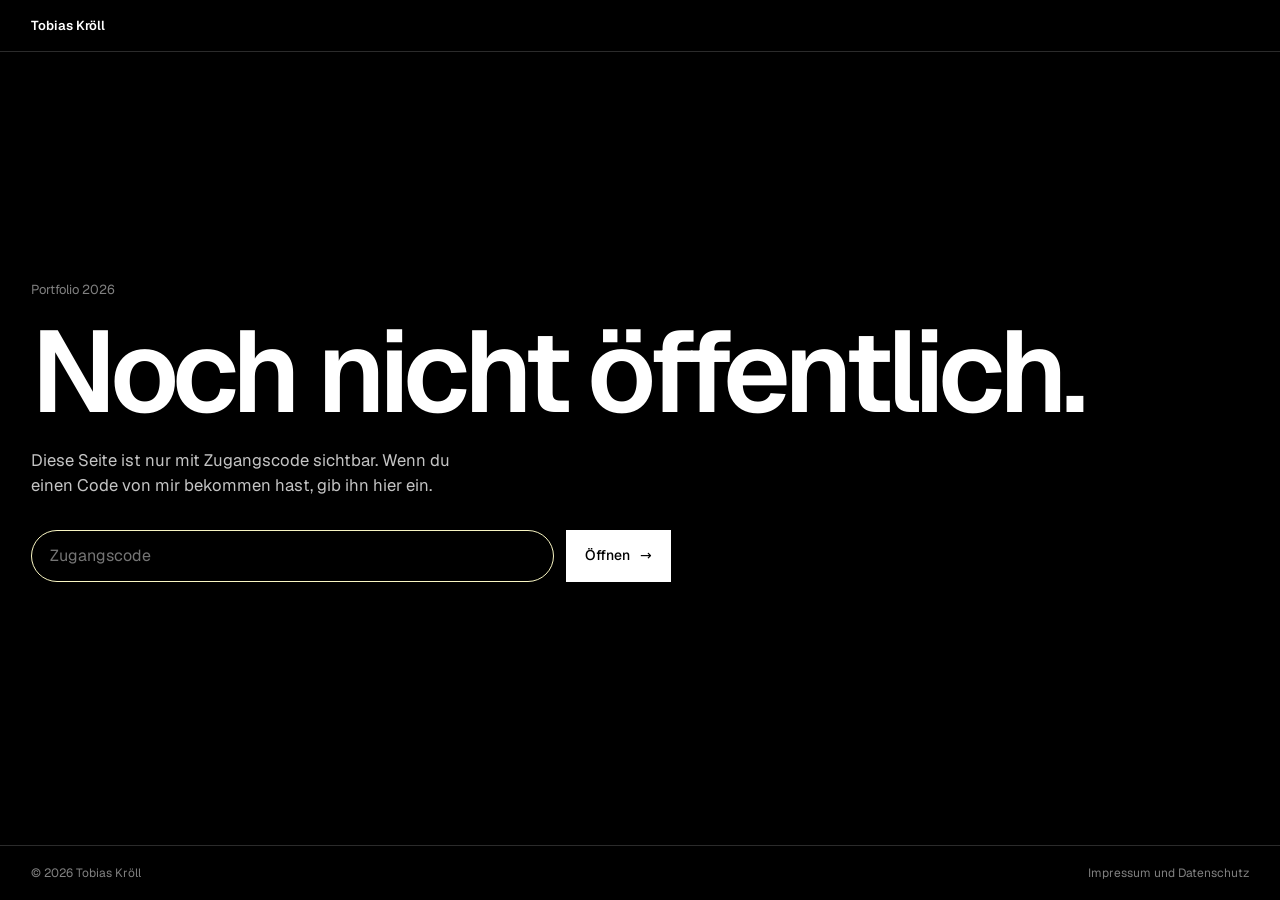
<file: index.html>
<!doctype html>
<html lang="de-AT">
<head>
  <meta charset="utf-8">
  <meta name="viewport" content="width=device-width, initial-scale=1, viewport-fit=cover">
  <title>Tobias Kröll · Portfolio</title>
  <meta name="robots" content="noindex, nofollow, noarchive">
  <meta name="theme-color" content="#000000">
  <script>document.documentElement.classList.add("js")</script>
  <link rel="preload" href="assets/fonts/geist-latin.woff2" as="font" type="font/woff2" crossorigin>
  <link rel="stylesheet" href="styles.css?v=37d7525c88">
  <link rel="icon" href="assets/img/favicon.svg" type="image/svg+xml">
  <link rel="icon" href="assets/img/favicon-48.png" sizes="48x48" type="image/png">
  <link rel="apple-touch-icon" href="assets/img/apple-touch-icon.png">
  <style>
    .gate { min-height: 100svh; display: grid; grid-template-rows: 1fr auto; }
    .gate__main { display: grid; align-content: center; justify-items: start; padding-top: calc(var(--nav-h) + 48px); padding-bottom: 48px; }
    .gate__title { margin-top: 20px; font-weight: 600; font-size: clamp(44px, 9vw, 120px); line-height: .9; letter-spacing: -0.05em; }
    .gate__text { margin-top: 24px; max-width: 42ch; color: var(--ash); font-size: clamp(15px, 1.3vw, 18px); }
    .gate__form { width: 100%; margin-top: 32px; display: flex; flex-wrap: wrap; gap: 12px; max-width: 640px; }
    .gate__input {
      flex: 1 1 280px; min-width: 0; min-height: 52px; padding: 0 18px;
      font: inherit; font-size: 16px; color: var(--chalk);
      background: transparent; border: 1px solid var(--steel); border-radius: 999px;
    }
    .gate__input:focus { outline: none; border-color: var(--accent); }
    .gate__form .btn { min-height: 52px; }
    .gate__form .btn[disabled] { opacity: .5; cursor: progress; }
    .gate__msg { margin-top: 14px; min-height: 1.5em; font-size: 14px; color: var(--ash); }
    .gate__msg.is-error { color: var(--accent); }
    .gate__msg:empty { visibility: hidden; }
    .gate.is-loading .gate__main { opacity: .4; }
  </style>
</head>
<body class="gate">

<header class="nav">
  <span class="nav__brand">Tobias Kröll</span>
</header>

<main class="gate__main wrap">
  <span class="label">Portfolio 2026</span>
  <h1 class="gate__title">Noch nicht öffentlich.</h1>
  <p class="gate__text">Diese Seite ist nur mit Zugangscode sichtbar. Wenn du einen Code von mir bekommen hast, gib ihn hier ein.</p>
  <form class="gate__form" autocomplete="off">
    <label class="sr-only" for="code">Zugangscode</label>
    <input class="gate__input" id="code" name="code" type="password" placeholder="Zugangscode" autocapitalize="off" autocorrect="off" spellcheck="false" required>
    <button class="btn btn--solid" type="submit">Öffnen <span aria-hidden="true">→</span></button>
  </form>
  <p class="gate__msg" role="status" aria-live="polite"></p>
</main>

<footer class="footer wrap">
  <span>© 2026 Tobias Kröll</span>
  <a href="impressum.html">Impressum und Datenschutz</a>
</footer>

<script>
(() => {
  // Everything except this page and the Impressum is encrypted with AES-256-GCM.
  // The key comes from the access code (PBKDF2-SHA256), so without the code the files stay unreadable.
  const SALT = "07868cef2ee097b836dc8751c2f95958";
  const ITER = 600000;
  const ENTRY = "p/e0d89a4943e49a40.bin";
  const MAIN_JS = "main.js?v=640afccbb4";
  const STORE = "portfolio-key";

  const gate = document.body;
  const form = document.querySelector(".gate__form");
  const input = form.querySelector("input");
  const button = form.querySelector("button");
  const msg = document.querySelector(".gate__msg");
  const bytes = (h) => new Uint8Array(h.match(/../g).map((b) => parseInt(b, 16)));
  let key = null;

  const deriveKey = async (code) => {
    const base = await crypto.subtle.importKey("raw", new TextEncoder().encode(code), "PBKDF2", false, ["deriveKey"]);
    return crypto.subtle.deriveKey(
      { name: "PBKDF2", salt: bytes(SALT), iterations: ITER, hash: "SHA-256" },
      base, { name: "AES-GCM", length: 256 }, true, ["decrypt"]);
  };

  // Each file: 12-byte IV, then ciphertext. Plaintext: 1 byte length, MIME type, file data.
  const fetchFile = async (path) => {
    const res = await fetch(path);
    if (!res.ok) throw new Error("network");
    const data = new Uint8Array(await res.arrayBuffer());
    const plain = new Uint8Array(await crypto.subtle.decrypt({ name: "AES-GCM", iv: data.subarray(0, 12) }, key, data.subarray(12)));
    const n = plain[0];
    return new Blob([plain.subarray(1 + n)], { type: new TextDecoder().decode(plain.subarray(1, 1 + n)) });
  };

  const urls = new Map();
  window.decryptMedia = (path) => {
    if (!urls.has(path)) urls.set(path, fetchFile(path).then((blob) => URL.createObjectURL(blob)));
    return urls.get(path);
  };

  const showSite = async () => {
    const html = await (await fetchFile(ENTRY)).text();
    const doc = new DOMParser().parseFromString(html, "text/html");

    // Images and posters are decrypted shortly before they scroll into view.
    // Sideways swipe rows are watched as a whole, so items still off to the side get loaded too.
    const reveal = (el) => window.decryptMedia(el.dataset.enc).then((url) => {
      if (el.tagName === "VIDEO") el.poster = url; else el.src = url;
    }).catch(() => {});
    const lazy = new IntersectionObserver((entries) => {
      for (const e of entries) {
        if (!e.isIntersecting) continue;
        lazy.unobserve(e.target);
        (e.target.dataset.enc ? [e.target] : e.target.querySelectorAll("[data-enc]")).forEach(reveal);
      }
    }, { rootMargin: "1200px 0px" });
    doc.querySelectorAll("img[src^='p/']").forEach((img) => { img.dataset.enc = img.getAttribute("src"); img.removeAttribute("src"); });
    doc.querySelectorAll("video[poster^='p/']").forEach((v) => { v.dataset.enc = v.getAttribute("poster"); v.removeAttribute("poster"); });

    document.title = doc.title;
    gate.className = doc.body.className;
    gate.innerHTML = doc.body.innerHTML;
    const watched = new Set();
    gate.querySelectorAll("[data-enc]").forEach((el) => watched.add(el.closest(".swipe") || el));
    watched.forEach((el) => lazy.observe(el));

    const script = document.createElement("script");
    script.src = MAIN_JS;
    document.body.append(script);
    if (location.hash) document.getElementById(location.hash.slice(1))?.scrollIntoView();
  };

  const unlock = async (code) => {
    key = await deriveKey(code);
    try {
      await showSite();
    } catch (err) {
      key = null;
      throw err;
    }
    try {
      const raw = await crypto.subtle.exportKey("raw", key);
      sessionStorage.setItem(STORE, btoa(String.fromCharCode(...new Uint8Array(raw))));
    } catch {}
  };

  form.addEventListener("submit", async (e) => {
    e.preventDefault();
    const code = input.value.trim().toLowerCase();
    if (!code) return;
    button.disabled = true;
    msg.className = "gate__msg";
    msg.textContent = "Code wird geprüft …";
    gate.classList.add("is-loading");
    try {
      await unlock(code);
    } catch (err) {
      gate.classList.remove("is-loading");
      button.disabled = false;
      msg.className = "gate__msg is-error";
      msg.textContent = err.message === "network"
        ? "Die Seite konnte nicht geladen werden. Bitte versuch es gleich noch einmal."
        : "Der Code stimmt nicht.";
      input.select();
    }
  });

  // Same browser tab: the code is remembered until the tab is closed
  (async () => {
    let saved = null;
    try { saved = sessionStorage.getItem(STORE); } catch {}
    if (!window.crypto?.subtle) {
      button.disabled = true;
      msg.className = "gate__msg is-error";
      msg.textContent = "Dein Browser unterstützt die Entschlüsselung nicht. Bitte öffne die Seite über https:// in einem aktuellen Browser.";
      return;
    }
    if (!saved) { input.focus(); return; }
    try {
      key = await crypto.subtle.importKey("raw", Uint8Array.from(atob(saved), (c) => c.charCodeAt(0)), "AES-GCM", false, ["decrypt"]);
      await showSite();
    } catch {
      key = null;
      try { sessionStorage.removeItem(STORE); } catch {}
      input.focus();
    }
  })();
})();
</script>
</body>
</html>
</file>
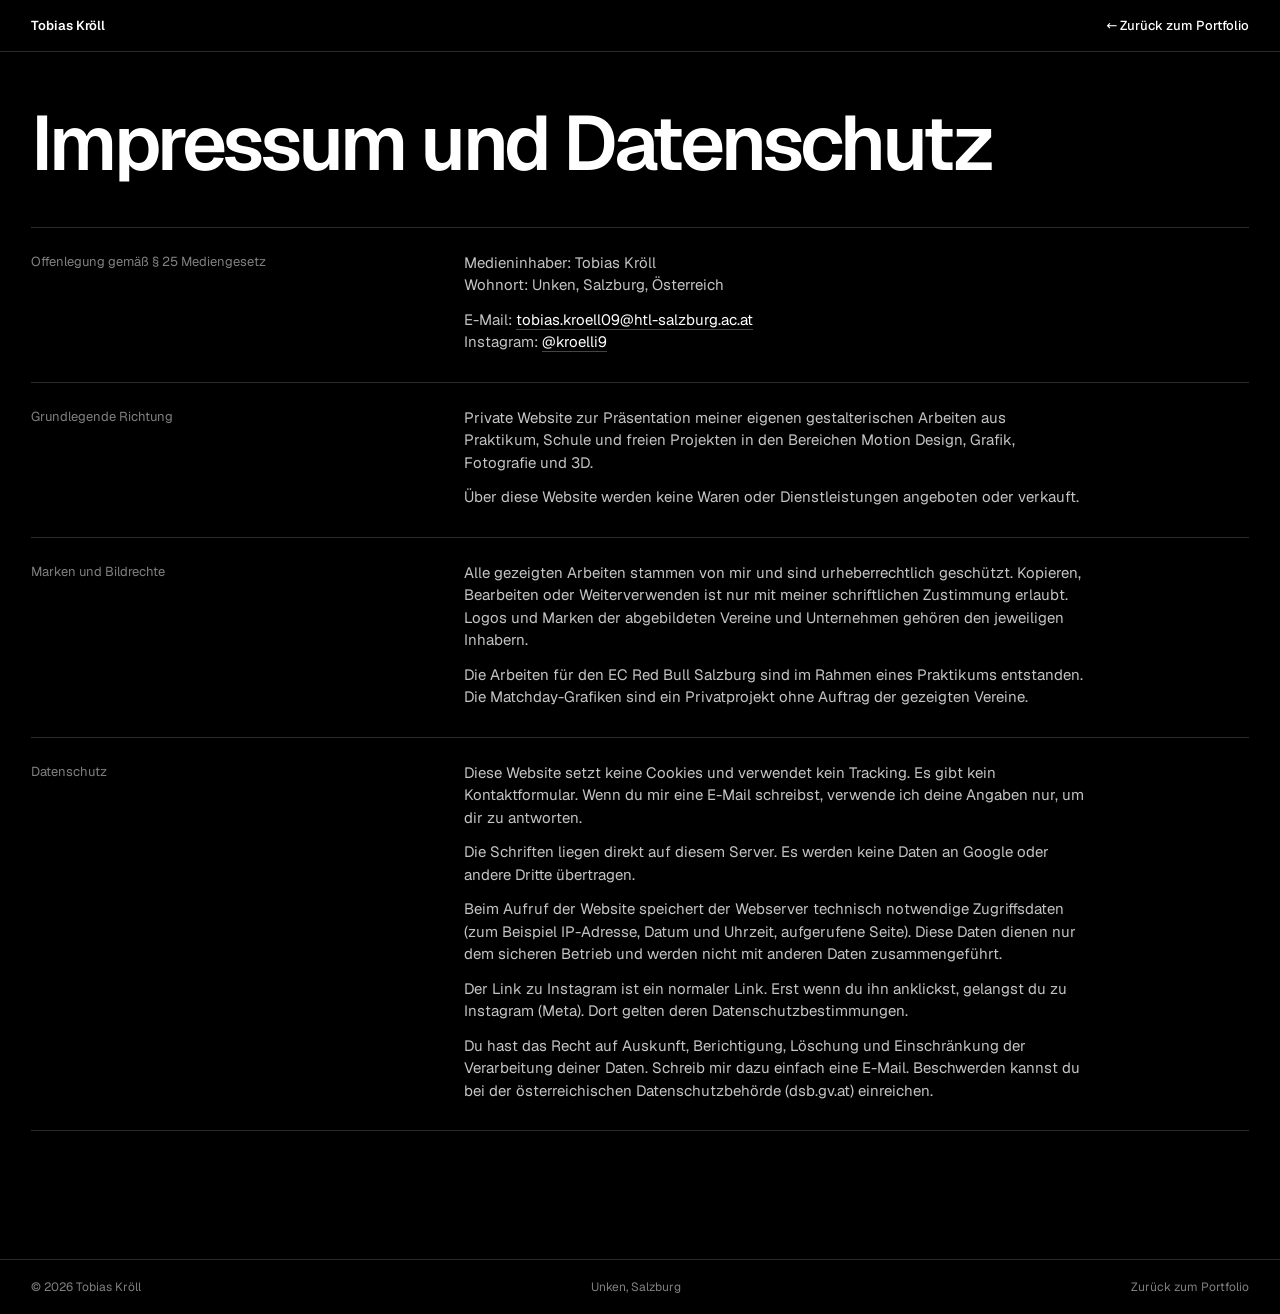
<file: impressum.html>
<!doctype html>
<html lang="de-AT">
<head>
  <meta charset="utf-8">
  <meta name="viewport" content="width=device-width, initial-scale=1, viewport-fit=cover">
  <title>Impressum und Datenschutz · Tobias Kröll</title>
  <meta name="robots" content="noindex">
  <meta name="theme-color" content="#000000">
  <link rel="preload" href="assets/fonts/geist-latin.woff2" as="font" type="font/woff2" crossorigin>
  <link rel="stylesheet" href="styles.css?v=37d7525c88">
  <link rel="canonical" href="https://tobiaskroell.at/impressum.html">
  <link rel="icon" href="assets/img/favicon.svg" type="image/svg+xml">
  <link rel="icon" href="assets/img/favicon-48.png" sizes="48x48" type="image/png">
  <link rel="apple-touch-icon" href="assets/img/apple-touch-icon.png">
</head>
<body>

<header class="nav">
  <a href="index.html" class="nav__brand">Tobias Kröll</a>
  <span></span>
  <a href="index.html" style="justify-self:end"><span aria-hidden="true">←</span> Zurück zum Portfolio</a>
</header>

<main class="legal wrap">
  <h1>Impressum und Datenschutz</h1>

  <div class="legal__grid">
    <section>
      <h2>Offenlegung gemäß § 25 Mediengesetz</h2>
      <div>
        <p>Medieninhaber: Tobias Kröll<br>Wohnort: Unken, Salzburg, Österreich</p>
        <p>E-Mail: <a href="mailto:tobias.kroell09@htl-salzburg.ac.at">tobias.kroell09@htl-salzburg.ac.at</a><br>Instagram: <a href="https://www.instagram.com/kroelli9/" target="_blank" rel="noopener">@kroelli9</a></p>
      </div>
    </section>

    <section>
      <h2>Grundlegende Richtung</h2>
      <div>
        <p>Private Website zur Präsentation meiner eigenen gestalterischen Arbeiten aus Praktikum, Schule und freien Projekten in den Bereichen Motion Design, Grafik, Fotografie und 3D.</p>
        <p>Über diese Website werden keine Waren oder Dienstleistungen angeboten oder verkauft.</p>
      </div>
    </section>

    <section>
      <h2>Marken und Bildrechte</h2>
      <div>
        <p>Alle gezeigten Arbeiten stammen von mir und sind urheberrechtlich geschützt. Kopieren, Bearbeiten oder Weiterverwenden ist nur mit meiner schriftlichen Zustimmung erlaubt. Logos und Marken der abgebildeten Vereine und Unternehmen gehören den jeweiligen Inhabern.</p>
        <p>Die Arbeiten für den EC Red Bull Salzburg sind im Rahmen eines Praktikums entstanden. Die Matchday-Grafiken sind ein Privatprojekt ohne Auftrag der gezeigten Vereine.</p>
      </div>
    </section>

    <section>
      <h2>Datenschutz</h2>
      <div>
        <p>Diese Website setzt keine Cookies und verwendet kein Tracking. Es gibt kein Kontaktformular. Wenn du mir eine E-Mail schreibst, verwende ich deine Angaben nur, um dir zu antworten.</p>
        <p>Die Schriften liegen direkt auf diesem Server. Es werden keine Daten an Google oder andere Dritte übertragen.</p>
        <p>Beim Aufruf der Website speichert der Webserver technisch notwendige Zugriffsdaten (zum Beispiel IP-Adresse, Datum und Uhrzeit, aufgerufene Seite). Diese Daten dienen nur dem sicheren Betrieb und werden nicht mit anderen Daten zusammengeführt.</p>
        <p>Der Link zu Instagram ist ein normaler Link. Erst wenn du ihn anklickst, gelangst du zu Instagram (Meta). Dort gelten deren Datenschutzbestimmungen.</p>
        <p>Du hast das Recht auf Auskunft, Berichtigung, Löschung und Einschränkung der Verarbeitung deiner Daten. Schreib mir dazu einfach eine E-Mail. Beschwerden kannst du bei der österreichischen Datenschutzbehörde (dsb.gv.at) einreichen.</p>
      </div>
    </section>
  </div>
</main>

<footer class="footer wrap">
  <span>© 2026 Tobias Kröll</span>
  <span>Unken, Salzburg</span>
  <a href="index.html">Zurück zum Portfolio</a>
</footer>

</body>
</html>
</file>
<file: styles.css>
/* Tobias Kröll Portfolio
   Mix of two references:
   - basement.studio: absolute black, heavy tight Geist type, hairline grid cells, one indicator colour
   - ldd: broadsheet rules, dot-matrix numbers, one paper-coloured section
   Pale yellow (#F9F6C3) is the only colour and only marks state (status, active nav, scroll progress, hover).

   Page order follows what a client needs to know:
   who and what (hero) > proof (work) > who (about) > how to start (contact). */

/* Fonts are self-hosted (no request to Google). Geist is a variable font: one file covers 400-600. */
@font-face {
  font-family: "Geist";
  font-style: normal;
  font-weight: 400 600;
  font-display: swap;
  src: url("assets/fonts/geist-latin.woff2") format("woff2");
  unicode-range: U+0000-00FF, U+0131, U+0152-0153, U+02BB-02BC, U+02C6, U+02DA, U+02DC, U+0304, U+0308, U+0329, U+2000-206F, U+20AC, U+2122, U+2191, U+2193, U+2212, U+2215, U+FEFF, U+FFFD;
}
@font-face {
  font-family: "Geist";
  font-style: normal;
  font-weight: 400 600;
  font-display: swap;
  src: url("assets/fonts/geist-latin-ext.woff2") format("woff2");
  unicode-range: U+0100-02BA, U+02BD-02C5, U+02C7-02CC, U+02CE-02D7, U+02DD-02FF, U+0304, U+0308, U+0329, U+1D00-1DBF, U+1E00-1E9F, U+1EF2-1EFF, U+2020, U+20A0-20AB, U+20AD-20C4, U+2113, U+2C60-2C7F, U+A720-A7FF;
}
@font-face {
  font-family: "Doto";
  font-style: normal;
  font-weight: 800;
  font-display: swap;
  src: url("assets/fonts/doto-800-latin.woff2") format("woff2");
  unicode-range: U+0000-00FF, U+0131, U+0152-0153, U+02BB-02BC, U+02C6, U+02DA, U+02DC, U+0304, U+0308, U+0329, U+2000-206F, U+20AC, U+2122, U+2191, U+2193, U+2212, U+2215, U+FEFF, U+FFFD;
}
@font-face {
  font-family: "Doto";
  font-style: normal;
  font-weight: 800;
  font-display: swap;
  src: url("assets/fonts/doto-800-latin-ext.woff2") format("woff2");
  unicode-range: U+0100-02BA, U+02BD-02C5, U+02C7-02CC, U+02CE-02D7, U+02DD-02FF, U+0304, U+0308, U+0329, U+1D00-1DBF, U+1E00-1E9F, U+1EF2-1EFF, U+2020, U+20A0-20AB, U+20AD-20C4, U+2113, U+2C60-2C7F, U+A720-A7FF;
}

:root {
  --void: #000000;
  --chalk: #ffffff;
  --ash: #c4c4c4;       /* body copy */
  --graphite: #808080;  /* labels, captions */
  --carbon: #2b2b2b;    /* grid lines */
  --steel: #454545;     /* button outlines, dim numbers */
  --paper: #fffcf0;     /* light section */
  --ink: #000310;
  --accent: #f9f6c3;

  --pad: clamp(16px, 2.4vw, 32px);
  /* Content never grows wider than 1680px, so nothing balloons on big monitors */
  --gutter: max(var(--pad), calc((100vw - 1680px) / 2));
  --section: clamp(88px, 10vw, 152px);
  --nav-h: 52px;
  --cell: 10px;         /* padding inside image cells */

  --ease: cubic-bezier(.2, .7, .2, 1);
}

* { box-sizing: border-box; margin: 0; padding: 0; }

html { scroll-behavior: smooth; scroll-padding-top: calc(var(--nav-h) + 20px); -webkit-text-size-adjust: 100%; }

body {
  background: var(--void);
  color: var(--chalk);
  font-family: "Geist", "Inter", system-ui, sans-serif;
  font-feature-settings: "ss01";
  font-size: 15px;
  line-height: 1.5;
  -webkit-font-smoothing: antialiased;
  overflow-x: hidden;
}

::selection { background: var(--accent); color: var(--void); }
:focus-visible { outline: 2px solid var(--accent); outline-offset: 3px; }

a { color: inherit; text-decoration: none; }
img, video { display: block; width: 100%; height: 100%; }
button { font: inherit; color: inherit; background: none; border: 0; cursor: pointer; }
ol, ul { list-style: none; }

.wrap { padding-left: var(--gutter); padding-right: var(--gutter); }

.sr-only {
  position: absolute; width: 1px; height: 1px; overflow: hidden;
  clip-path: inset(50%); white-space: nowrap;
}
.skip {
  position: fixed; top: 8px; left: 8px; z-index: 200;
  padding: 10px 14px; background: var(--chalk); color: var(--void);
  font-size: 13px; font-weight: 500;
  transform: translateY(-200%);
}
.skip:focus { transform: none; }

.label {
  font-size: 13px;
  font-weight: 400;
  color: var(--graphite);
  letter-spacing: 0;
}
/* Section header: name on the left, a short fact on the right, one rule below */
.section-label {
  display: flex;
  justify-content: space-between;
  gap: 16px;
  padding-bottom: 14px;
  border-bottom: 1px solid var(--carbon);
}
.section-title {
  margin-top: 32px;
  font-weight: 600;
  font-size: clamp(34px, 5vw, 80px);
  line-height: .94;
  letter-spacing: -0.045em;
  max-width: 14ch;
}

/* ---------- Buttons ---------- */
.btns { display: flex; flex-wrap: wrap; gap: 10px; }
.btn {
  display: inline-flex;
  align-items: center;
  gap: 10px;
  padding: 12px 18px;
  border: 1px solid var(--steel);
  font-size: 14px;
  font-weight: 500;
  line-height: 1.2;
  transition: background-color .2s, border-color .2s, color .2s;
}
.btn:hover { border-color: var(--chalk); }
.btn--solid { background: var(--chalk); border-color: var(--chalk); color: var(--void); }
.btn--solid:hover { background: var(--accent); border-color: var(--accent); }
.btn--lg { padding: 16px 22px; font-size: clamp(15px, 1.3vw, 18px); }
.btn--ink { margin-top: 32px; background: var(--ink); border-color: var(--ink); color: var(--paper); }
.btn--ink:hover { background: transparent; border-color: var(--ink); color: var(--ink); }

/* ---------- Nav ---------- */
.nav {
  position: fixed;
  inset: 0 0 auto 0;
  z-index: 50;
  height: var(--nav-h);
  padding: 0 var(--gutter);
  display: grid;
  grid-template-columns: 1fr auto 1fr;
  align-items: center;
  font-size: 13px;
  font-weight: 500;
  background: var(--void);
  border-bottom: 1px solid var(--carbon);
}
.nav__brand { font-weight: 600; justify-self: start; }
.nav__status { display: inline-flex; align-items: center; gap: 8px; color: var(--ash); font-weight: 400; }
.nav__clock { color: var(--graphite); font-variant-numeric: tabular-nums; }
@keyframes pulse { 50% { opacity: .35; } }
.nav__links { justify-self: end; display: flex; align-items: center; gap: 24px; }
.nav__links a { transition: color .2s, background-color .2s, border-color .2s; }
.nav__links a:hover { color: var(--ash); }
.nav__links a.is-active { color: var(--accent); }
.nav__links .nav__cta {
  padding: 7px 14px;
  background: var(--chalk);
  border: 1px solid var(--chalk);
  color: var(--void);
}
.nav__links .nav__cta:hover,
.nav__links .nav__cta.is-active { background: var(--accent); border-color: var(--accent); color: var(--void); }
.nav__toggle { display: none; }
/* Scroll progress: an accent hairline that grows along the bottom edge of the nav */
.nav__progress {
  position: absolute;
  left: 0; right: 0; bottom: -1px;
  height: 1px;
  background: var(--accent);
  transform: scaleX(0);
  transform-origin: left;
}

/* ---------- Hero ---------- */
.hero {
  min-height: min(100svh, 980px);
  padding-top: calc(var(--nav-h) + 20px);
  padding-bottom: 28px;
  display: flex;
  flex-direction: column;
  container-type: inline-size;
}
.hero__top {
  display: grid;
  grid-template-columns: repeat(3, minmax(0, 1fr));
  gap: 16px;
}
.hero__top span:nth-child(2) { text-align: center; }
.hero__top span:nth-child(3) { text-align: right; }

/* The name fills the full width on one line */
.hero__name {
  margin: auto 0;
  padding: 40px 0;
  font-weight: 600;
  font-size: 18.8vw;
  font-size: 20.2cqw;
  line-height: .86;
  letter-spacing: -0.055em;
  margin-left: -0.045em;
  white-space: nowrap;
}
.hero__bottom {
  display: grid;
  grid-template-columns: minmax(0, 7fr) minmax(0, 5fr);
  gap: 32px;
  align-items: end;
}
.hero__lead {
  font-weight: 600;
  font-size: clamp(26px, 3.3vw, 52px);
  line-height: 1;
  letter-spacing: -0.04em;
  max-width: 19ch;
}


/* ---------- Index: the table of contents for the work ---------- */
.index { padding-top: var(--section); }
.index__list a {
  display: grid;
  grid-template-columns: 56px 120px minmax(0, 1fr) minmax(0, 190px) minmax(0, 170px);
  gap: 20px;
  align-items: center;
  padding: 14px 0;
  border-bottom: 1px solid var(--carbon);
}
.index__list .num {
  font-family: "Doto", monospace;
  font-weight: 800;
  font-size: 34px;
  line-height: 1;
  color: var(--graphite);
  transition: color .25s;
}
.index__list .thumb {
  aspect-ratio: 3 / 2;
  height: auto;
  object-fit: cover;
  background: #0b0b0b;
  filter: grayscale(1) contrast(1.05);
  transition: filter .4s var(--ease);
}
.index__list .title {
  font-weight: 600;
  font-size: clamp(22px, 2.8vw, 44px);
  line-height: .98;
  letter-spacing: -0.04em;
  transition: transform .4s var(--ease);
}
.index__list .cat, .index__list .meta { font-size: 13px; color: var(--graphite); }
.index__list .meta { text-align: right; font-variant-numeric: tabular-nums; }
@media (hover: hover) {
  .index__list a:hover .num { color: var(--accent); }
  .index__list a:hover .title { transform: translateX(10px); }
  .index__list a:hover .thumb { filter: none; }
}
/* Touch screens: main.js marks the entry in the middle of the screen */
.index__list a.is-current .thumb { filter: none; }
.index__list a.is-current .num { color: var(--accent); }

/* ---------- Projects: text on the left stays put, the work scrolls past on the right ---------- */
.project { padding-top: var(--section); }
.project__grid {
  display: grid;
  grid-template-columns: minmax(0, 4fr) minmax(0, 8fr);
  gap: clamp(24px, 3.2vw, 56px);
  padding-top: 24px;
  border-top: 1px solid var(--carbon);
}
.project__info { align-self: start; }
@media (min-width: 901px) and (min-height: 620px) {
  .project__info { position: sticky; top: calc(var(--nav-h) + 24px); }
}

/* Dot-matrix project number, like a scoreboard */
.project__num {
  font-family: "Doto", monospace;
  font-weight: 800;
  font-size: clamp(44px, 4.6vw, 72px);
  line-height: .8;
}
.project__num span { color: var(--steel); }
.project__kind { margin-top: 28px; font-size: 13px; color: var(--accent); }
.project__title {
  margin-top: 8px;
  font-weight: 600;
  font-size: clamp(32px, 3.5vw, 60px);
  line-height: .94;
  letter-spacing: -0.045em;
  text-wrap: balance;
}
.project__text { margin-top: 20px; max-width: 46ch; color: var(--ash); }

/* One result number per project, where there is one */
.project__stat {
  margin-top: 24px;
  display: flex;
  align-items: center;
  gap: 14px;
  font-size: 13px;
  line-height: 1.3;
  color: var(--ash);
}
.project__stat-num {
  font-family: "Doto", monospace;
  font-weight: 800;
  font-size: clamp(48px, 4.6vw, 72px);
  line-height: .8;
  color: var(--chalk);
}

.facts { margin-top: 28px; border-top: 1px solid var(--carbon); }
.facts div {
  display: grid;
  grid-template-columns: 96px minmax(0, 1fr);
  gap: 12px;
  padding: 10px 0;
  border-bottom: 1px solid var(--carbon);
  font-size: 13px;
}
.facts dt { color: var(--graphite); }
.facts dd { font-weight: 500; }

/* Each group of work gets a small header saying what it is */
.group + .group { margin-top: 40px; }
.group__title {
  display: flex;
  justify-content: space-between;
  gap: 16px;
  padding-bottom: 10px;
  font-size: 13px;
  font-weight: 500;
}
.group__title span:last-child { color: var(--graphite); font-weight: 400; }

/* ---------- Image grid: hairline cells, like a contact sheet ---------- */
.rows {
  display: grid;
  gap: 1px;
  background: var(--carbon);
  border: 1px solid var(--carbon);
}
.row, .stack { display: grid; gap: 1px; grid-template-columns: minmax(0, 1fr); }
.row--2 { grid-template-columns: repeat(2, minmax(0, 1fr)); }
.row--3 { grid-template-columns: repeat(3, minmax(0, 1fr)); }
.row--4 { grid-template-columns: repeat(4, minmax(0, 1fr)); }
.stack { grid-template-rows: auto 1fr; }

.tile { background: var(--void); padding: var(--cell); min-width: 0; }
.tile__media {
  position: relative;
  display: block;
  width: 100%;
  overflow: hidden;
  background: #0b0b0b;
}
.tile__media[data-zoom] { cursor: zoom-in; }
.tile__media img, .tile__media video {
  position: absolute; inset: 0;
  object-fit: cover;
  transition: transform .8s var(--ease);
}
@media (hover: hover) {
  button.tile__media:hover img { transform: scale(1.025); }
}
/* Play symbol: only when the phone blocked autoplay (power saving), gone as soon as the video runs */
.tile__media.is-blocked::after {
  content: "";
  position: absolute;
  top: 50%; left: 50%;
  width: 56px; height: 56px;
  margin: -28px 0 0 -28px;
  border-radius: 50%;
  border: 1px solid var(--accent);
  background: rgba(0, 0, 0, .55) url("data:image/svg+xml,%3Csvg xmlns='http://www.w3.org/2000/svg' viewBox='0 0 24 24'%3E%3Cpath d='M9 7l9 5-9 5z' fill='%23f9f6c3'/%3E%3C/svg%3E") center / 26px no-repeat;
  -webkit-backdrop-filter: blur(4px);
  backdrop-filter: blur(4px);
  pointer-events: none;
  animation: fade .3s var(--ease);
}
.r-16x9 { aspect-ratio: 16 / 9; }
.r-9x16 { aspect-ratio: 9 / 16; }
.r-4x5  { aspect-ratio: 4 / 5; }
.r-3x2  { aspect-ratio: 3 / 2; }
.r-2x3  { aspect-ratio: 2 / 3; }

.tile figcaption {
  display: flex;
  justify-content: space-between;
  gap: 12px;
  padding: 9px 2px 1px;
  font-size: 12px;
  line-height: 1.3;
  color: var(--ash);
}
.tile figcaption span:last-child { color: var(--graphite); white-space: nowrap; }

.sound {
  position: absolute;
  bottom: 10px; right: 10px;
  font-size: 12px;
  font-weight: 500;
  padding: 7px 11px;
  background: var(--void);
  border: 1px solid var(--steel);
  transition: color .2s, border-color .2s;
}
.sound:hover { border-color: var(--chalk); }
.sound[aria-pressed="true"] { color: var(--accent); border-color: var(--accent); }

/* ---------- About: inverted paper section ---------- */
.about {
  margin-top: var(--section);
  padding: var(--section) 0;
  background: var(--paper);
  color: var(--ink);
}
.about .label { color: #5d5b52; }
.about .section-label { border-color: var(--ink); }
.about__grid {
  display: grid;
  grid-template-columns: minmax(0, 4fr) minmax(0, 8fr);
  gap: clamp(24px, 3.2vw, 56px);
  padding-top: 32px;
  align-items: start;
}
.about__photo { max-width: 340px; }
.about__photo img { height: auto; filter: grayscale(1) contrast(1.05); }
.statement {
  font-weight: 600;
  font-size: clamp(28px, 3.4vw, 56px);
  line-height: .98;
  letter-spacing: -0.04em;
  max-width: 24ch;
}
.about__facts { margin-top: 48px; border-top: 1px solid var(--ink); }
.about__facts div {
  display: grid;
  grid-template-columns: 140px minmax(0, 1fr);
  gap: 16px;
  padding: 12px 0;
  border-bottom: 1px solid var(--ink);
  font-size: 14px;
}
.about__facts dt { color: #5d5b52; }
.about__facts dd { font-weight: 500; }

/* ---------- Contact ---------- */
.contact { padding-top: var(--section); padding-bottom: var(--section); }
.contact__grid {
  display: grid;
  grid-template-columns: minmax(0, 8fr) minmax(0, 4fr);
  gap: clamp(32px, 4vw, 72px);
  padding-top: 32px;
  align-items: end;
}
.contact__big {
  font-weight: 600;
  font-size: clamp(48px, 8vw, 144px);
  line-height: .88;
  letter-spacing: -0.05em;
  max-width: 11ch;
}
.contact__text { margin: 28px 0 28px; max-width: 44ch; color: var(--ash); font-size: clamp(15px, 1.3vw, 18px); }
.copy { overflow-wrap: anywhere; text-align: left; }
.copy__hint { color: var(--graphite); font-weight: 400; transition: color .2s; }
.copy:hover .copy__hint, .copy.is-copied .copy__hint { color: var(--accent); }

.footer {
  display: flex;
  justify-content: space-between;
  gap: 16px;
  padding-top: 18px;
  padding-bottom: calc(18px + env(safe-area-inset-bottom));
  border-top: 1px solid var(--carbon);
  font-size: 12px;
  color: var(--graphite);
}
.footer a:hover { color: var(--chalk); }

/* ---------- Lightbox ---------- */
.lightbox {
  position: fixed; inset: 0; z-index: 100;
  background: var(--void);
  display: grid;
  grid-template-columns: auto minmax(0, 1fr) auto;
  grid-template-rows: auto minmax(0, 1fr);
  align-items: center;
  justify-items: center;
  animation: fade .3s var(--ease);
}
.lightbox[hidden] { display: none; }
.lightbox__bar {
  grid-column: 1 / -1;
  width: 100%;
  height: var(--nav-h);
  padding: 0 var(--gutter);
  display: grid;
  grid-template-columns: 1fr auto 1fr;
  align-items: center;
  gap: 16px;
  border-bottom: 1px solid var(--carbon);
  font-size: 13px;
}
.lightbox__count { color: var(--graphite); font-variant-numeric: tabular-nums; }
.lightbox__cap { color: var(--ash); text-align: center; }
.lightbox__close { justify-self: end; font-weight: 500; padding: 10px 0 10px 16px; }
.lightbox__close:hover, .lightbox__arrow:hover { color: var(--accent); }
.lightbox img, .lightbox video {
  grid-column: 2;
  grid-row: 2;
  width: auto; height: auto;
  max-width: 100%;
  max-height: calc(100svh - var(--nav-h) - 2 * var(--pad));
  object-fit: contain;
  cursor: zoom-out;
}
.lightbox video { cursor: auto; background: #000; }
/* img/video are display:block globally, which would override the hidden attribute */
.lightbox img[hidden], .lightbox video[hidden] { display: none; }
.lightbox__arrow { font-size: 22px; padding: 24px var(--pad); align-self: stretch; }
.lightbox__prev { grid-column: 1; }
.lightbox__next { grid-column: 3; }
.lightbox.is-single .lightbox__arrow { visibility: hidden; }
@keyframes fade { from { opacity: 0; } }

/* ---------- Reveal on scroll (only when JavaScript runs) ---------- */
.js .reveal { opacity: 0; transform: translateY(16px); transition: opacity .8s var(--ease), transform .9s var(--ease); }
.js .reveal.is-in { opacity: 1; transform: none; }

@media (prefers-reduced-motion: reduce) {
  html { scroll-behavior: auto; }
  .js .reveal { opacity: 1; transform: none; transition: none; }
  .tile__media img, .index__list .title { transition: none; }
}

/* ---------- Legal page ---------- */
.legal { padding-top: calc(var(--nav-h) + 56px); padding-bottom: var(--section); }
.legal h1 {
  font-weight: 600;
  font-size: clamp(40px, 6vw, 88px);
  line-height: .92;
  letter-spacing: -0.045em;
}
.legal__grid { margin-top: 48px; border-top: 1px solid var(--carbon); }
.legal__grid section {
  display: grid;
  grid-template-columns: minmax(0, 4fr) minmax(0, 8fr);
  gap: clamp(24px, 3.2vw, 56px);
  padding: 24px 0 28px;
  border-bottom: 1px solid var(--carbon);
}
.legal__grid h2 { font-size: 13px; font-weight: 400; color: var(--graphite); }
.legal__grid p { max-width: 62ch; color: var(--ash); }
.legal__grid p + p { margin-top: 12px; }
.legal__grid a { color: var(--chalk); border-bottom: 1px solid var(--steel); }
.legal__grid a:hover { color: var(--accent); border-color: var(--accent); }

/* ---------- Tablet ---------- */
@media (max-width: 900px) {
  .nav__status { display: none; }
  .nav { grid-template-columns: 1fr auto; }

  .index__list a { grid-template-columns: 44px 96px minmax(0, 1fr) auto; gap: 16px; }
  .index__list .cat { display: none; }

  .project__grid { grid-template-columns: minmax(0, 1fr); }
  .project__text { max-width: 60ch; }

  .about__grid { grid-template-columns: minmax(0, 1fr); }
  .about__photo { max-width: 240px; }

  .contact__grid { grid-template-columns: minmax(0, 1fr); }
  .legal__grid section { grid-template-columns: minmax(0, 1fr); gap: 10px; }
}

/* ---------- Phones ---------- */
@media (max-width: 700px) {
  :root { --section: 80px; --cell: 6px; }
  body { font-size: 14px; }

  /* Nav: name + menu button, links open as a full-screen sheet */
  .nav { padding-top: env(safe-area-inset-top); height: calc(var(--nav-h) + env(safe-area-inset-top)); }
  .nav__toggle { display: block; font-size: 13px; font-weight: 500; padding: 14px 0 14px 20px; }
  .nav__links {
    position: fixed;
    inset: calc(var(--nav-h) + env(safe-area-inset-top)) 0 0 0;
    justify-self: stretch;
    width: 100%;
    flex-direction: column;
    align-items: stretch;
    gap: 0;
    padding: 0 var(--pad);
    background: var(--void);
    opacity: 0;
    visibility: hidden;
    transition: opacity .3s var(--ease), visibility 0s .3s;
  }
  .nav__links a,
  .nav__links .nav__cta {
    font-weight: 600;
    font-size: 44px;
    letter-spacing: -0.045em;
    line-height: 1;
    padding: 20px 0;
    background: none;
    border: 0;
    border-bottom: 1px solid var(--carbon);
    color: var(--chalk);
  }
  .nav__links .nav__cta,
  .nav__links .nav__cta:hover,
  .nav__links .nav__cta.is-active { background: none; border-color: var(--carbon); color: var(--accent); }
  .nav.is-open .nav__links { opacity: 1; visibility: visible; transition: opacity .3s var(--ease); }
  body.menu-open { overflow: hidden; }

  .hero { min-height: 100svh; padding-bottom: 20px; }
  .hero__top { grid-template-columns: minmax(0, 1fr) auto; }
  .hero__top span:nth-child(2) { display: none; }
  .hero__name { font-size: 29vw; font-size: 31cqw; padding: 28px 0; white-space: normal; }
  .hero__bottom { grid-template-columns: minmax(0, 1fr); gap: 16px; }
  .hero__lead { font-size: 27px; }
  .hero .btn { flex: 1 1 auto; justify-content: center; }

  .section-label span:last-child { text-align: right; }

  /* Index rows: number, picture, then title with the type below */
  .index__list a {
    grid-template-columns: 34px 84px minmax(0, 1fr);
    grid-template-areas: "num thumb title" "num thumb meta";
    column-gap: 12px;
    row-gap: 4px;
    padding: 12px 0;
  }
  .index__list .num { grid-area: num; font-size: 24px; }
  .index__list .thumb { grid-area: thumb; }
  .index__list .title { grid-area: title; align-self: end; font-size: 21px; }
  .index__list .meta { grid-area: meta; align-self: start; text-align: left; font-size: 12px; }

  .project__grid { padding-top: 18px; gap: 28px; }
  .project__num { font-size: 44px; }
  .project__kind { margin-top: 22px; }
  .project__title { font-size: 36px; }
  .facts { margin-top: 22px; }
  .group + .group { margin-top: 32px; }

  /* Two-up rows stack, except pairs marked to stay side by side */
  .row--2 { grid-template-columns: minmax(0, 1fr); }
  .row--2.row--keep { grid-template-columns: repeat(2, minmax(0, 1fr)); }

  /* Rows of 3 or 4 become swipe strips; the header says so */
  .swipe {
    display: flex;
    overflow-x: auto;
    scroll-snap-type: x mandatory;
    scrollbar-width: none;
  }
  .swipe::-webkit-scrollbar { display: none; }
  .swipe > .tile { flex: 0 0 72%; scroll-snap-align: start; }
  .swipe.row--4 > .tile { flex-basis: 78%; }
  .has-swipe .group__title span:last-child::after { content: " · wischen →"; }

  .sound { padding: 9px 12px; }

  .row--keep figcaption { flex-direction: column; gap: 2px; }

  .about__photo { max-width: 180px; }
  .statement { font-size: 30px; }
  .about__facts { margin-top: 32px; }
  .about__facts div { grid-template-columns: 96px minmax(0, 1fr); font-size: 13px; }
  .btn--ink { margin-top: 24px; }

  .contact__big { font-size: 15vw; }
  .contact .btn { width: 100%; justify-content: space-between; }
  .contact .btn--lg { padding: 14px 16px; font-size: 14px; }

  .footer { flex-direction: column; gap: 6px; }

  .lightbox { grid-template-columns: minmax(0, 1fr) minmax(0, 1fr); grid-template-rows: auto minmax(0, 1fr) auto; }
  .lightbox__bar { grid-template-columns: auto 1fr auto; }
  .lightbox__cap { text-align: left; overflow: hidden; text-overflow: ellipsis; white-space: nowrap; }
  .lightbox img, .lightbox video { grid-column: 1 / -1; grid-row: 2; padding: 0 var(--pad); max-height: calc(100svh - var(--nav-h) - 80px); }
  .lightbox__arrow { grid-row: 3; width: 100%; padding: 18px; border-top: 1px solid var(--carbon); }
  .lightbox__prev { grid-column: 1; border-right: 1px solid var(--carbon); }
  .lightbox__next { grid-column: 2; }
}

/* The pale accent disappears on the paper section, so focus rings there use ink */
.about :focus-visible { outline-color: var(--ink); }
</file>
